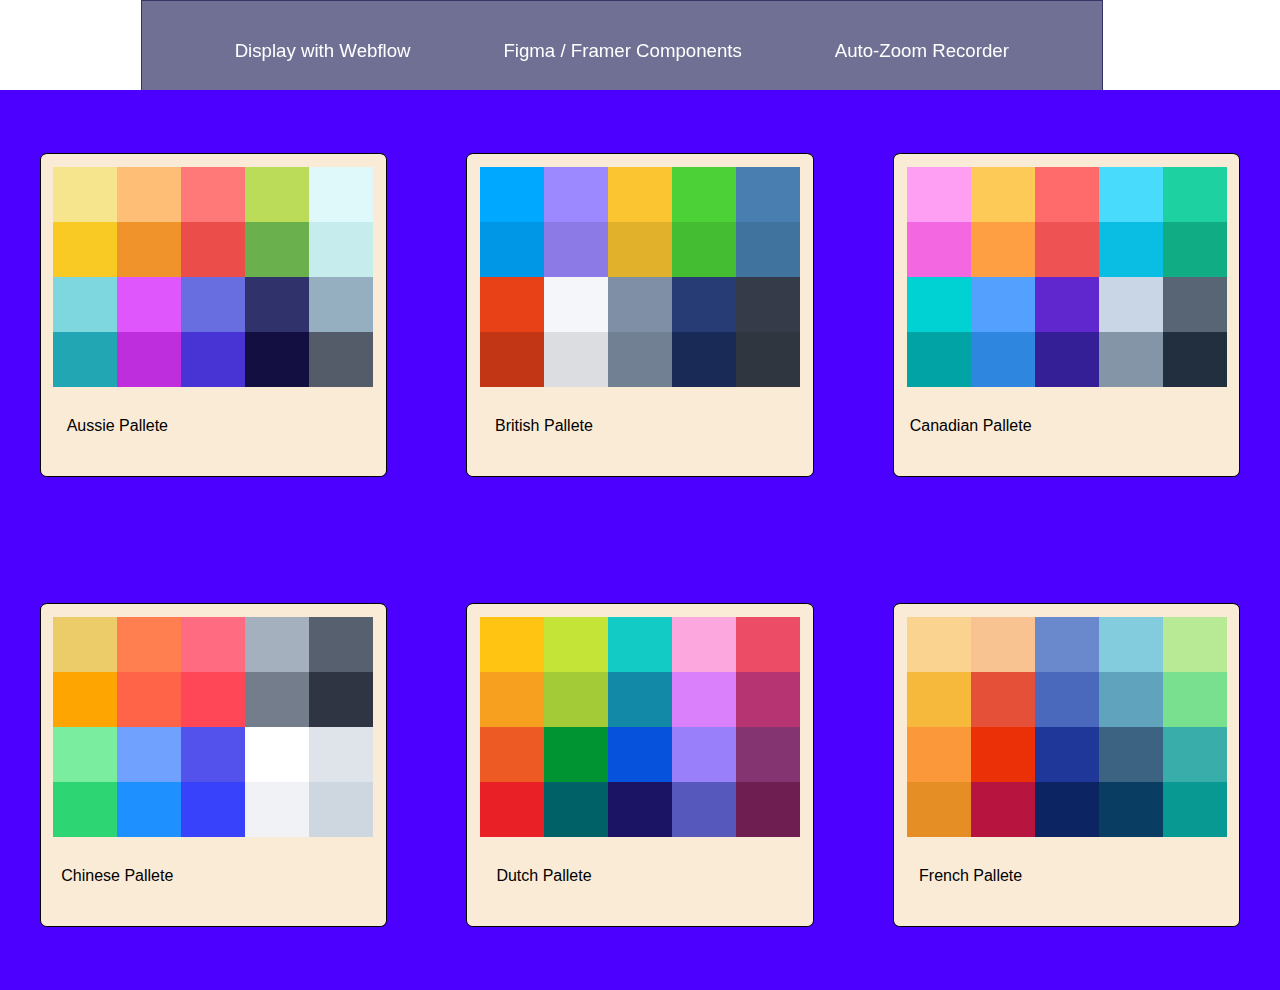
<file: index.html>
<!DOCTYPE html>
<html>
<head>
    <title>Palletes | Flat UI Colors</title>
    <link rel="stylesheet" href="./style.css" type="text/css">
    <script>
        function goToPage(url) {
            window.location.href = url;
        }
    </script>
</head>
<body>
    <div class="header">
        <div class="navbar">
            <p>Display with Webflow</p>
        </div>
        <div class="navbar"> 
            <p>Figma / Framer Components</p>
        </div>
        <div class="navbar">
            <p>Auto-Zoom Recorder</p>
        </div>
    </div>
    <div class="container">
        <div class="main" onclick="goToPage('Page1.html')">
            <div class="inner one"></div>
            <div class="inner two"></div>
            <div class="inner three"></div>
            <div class="inner four"></div>
            <div class="inner five"></div>
            <div class="inner six"></div>
            <div class="inner seven"></div>
            <div class="inner eight"></div>
            <div class="inner nine"></div>
            <div class="inner ten"></div>
            <div class="inner eleven"></div>
            <div class="inner twelve"></div>
            <div class="inner thirteen"></div>
            <div class="inner fourteen"></div>
            <div class="inner fifteen"></div>
            <div class="inner sixteen"></div>
            <div class="inner seventeen"></div>
            <div class="inner eighteen"></div>
            <div class="inner nineteen"></div>
            <div class="inner twenty"></div>
            <span> Aussie Pallete</span>
        </div>
        <div class="main" onclick="goToPage('Page2.html')">
            <div class="inner twentyone"></div>
            <div class="inner twentytwo"></div>
            <div class="inner twentythree"></div>
            <div class="inner twentyfour"></div>
            <div class="inner twentyfive"></div>
            <div class="inner twentysix"></div>
            <div class="inner twentyseven"></div>
            <div class="inner twentyeight"></div>
            <div class="inner twentynine"></div>
            <div class="inner thirty"></div>
            <div class="inner thirtyone"></div>
            <div class="inner thirtytwo"></div>
            <div class="inner thirtythree"></div>
            <div class="inner thirtyfour"></div>
            <div class="inner thirtyfive"></div>
            <div class="inner thirtysix"></div>
            <div class="inner thirtyseven"></div>
            <div class="inner thirtyeight"></div>
            <div class="inner thirtynine"></div>
            <div class="inner fourty"></div>
            <span> British Pallete </span>
        </div>
        <div class="main" onclick="goToPage('Page3.html')">
            <div class="inner fone"></div>
            <div class="inner ftwo"></div>
            <div class="inner fthree"></div>
            <div class="inner ffour"></div>
            <div class="inner ffive"></div>
            <div class="inner fsix"></div>
            <div class="inner fseven"></div>
            <div class="inner feight"></div>
            <div class="inner fnine"></div>
            <div class="inner fifty"></div>
            <div class="inner ffone"></div>
            <div class="inner fftwo"></div>
            <div class="inner ffthree"></div>
            <div class="inner fffour"></div>
            <div class="inner fffive"></div>
            <div class="inner ffsix"></div>
            <div class="inner ffseven"></div>
            <div class="inner ffeight"></div>
            <div class="inner ffnine"></div>
            <div class="inner sixty"></div>
            <span> Canadian Pallete </span>
        </div>
        <div class="main"onclick="goToPage('Page4.html')">
            <div class="inner sone"></div>
            <div class="inner stwo"></div>
            <div class="inner sthree"></div>
            <div class="inner sfour"></div>
            <div class="inner sfive"></div>
            <div class="inner ssix"></div>
            <div class="inner sseven"></div>
            <div class="inner seight"></div>
            <div class="inner snine"></div>
            <div class="inner seventy"></div>
            <div class="inner ssone"></div>
            <div class="inner sstwo"></div>
            <div class="inner ssthree"></div>
            <div class="inner ssfour"></div>
            <div class="inner ssfive"></div>
            <div class="inner sssix"></div>
            <div class="inner ssseven"></div>
            <div class="inner sseight"></div>
            <div class="inner ssnine"></div>
            <div class="inner eighty"></div>
            <span> Chinese Pallete </span>
        </div>
        <div class="main"onclick="goToPage('Page5.html')">
            <div class="inner eone"></div>
            <div class="inner etwo"></div>
            <div class="inner ethree"></div>
            <div class="inner efour"></div>
            <div class="inner efive"></div>
            <div class="inner esix"></div>
            <div class="inner eseven"></div>
            <div class="inner eeight"></div>
            <div class="inner enine"></div>
            <div class="inner ninty"></div>
            <div class="inner none"></div>
            <div class="inner ntwo"></div>
            <div class="inner nthree"></div>
            <div class="inner nfour"></div>
            <div class="inner nfive"></div>
            <div class="inner nsix"></div>
            <div class="inner nseven"></div>
            <div class="inner neight"></div>
            <div class="inner nnine"></div>
            <div class="inner hundred"></div>
            <span> Dutch Pallete </span>
        </div>
        <div class="main" onclick="goToPage('Page6.html')">
            <div class="inner hone"></div>
            <div class="inner htwo"></div>
            <div class="inner hthree"></div>
            <div class="inner hfour"></div>
            <div class="inner hfive"></div>
            <div class="inner hsix"></div>
            <div class="inner hseven"></div>
            <div class="inner height"></div>
            <div class="inner hnine"></div>
            <div class="inner hten"></div>
            <div class="inner hhone"></div>
            <div class="inner hhtwo"></div>
            <div class="inner hhthree"></div>
            <div class="inner hhfour"></div>
            <div class="inner hhfive"></div>
            <div class="inner hhsix"></div>
            <div class="inner hhseven"></div>
            <div class="inner hheight"></div>
            <div class="inner hhnine"></div>
            <div class="inner hhten"></div>
            <span> French Pallete </span>
        </div>
    </div>
</body>
</html>
</file>
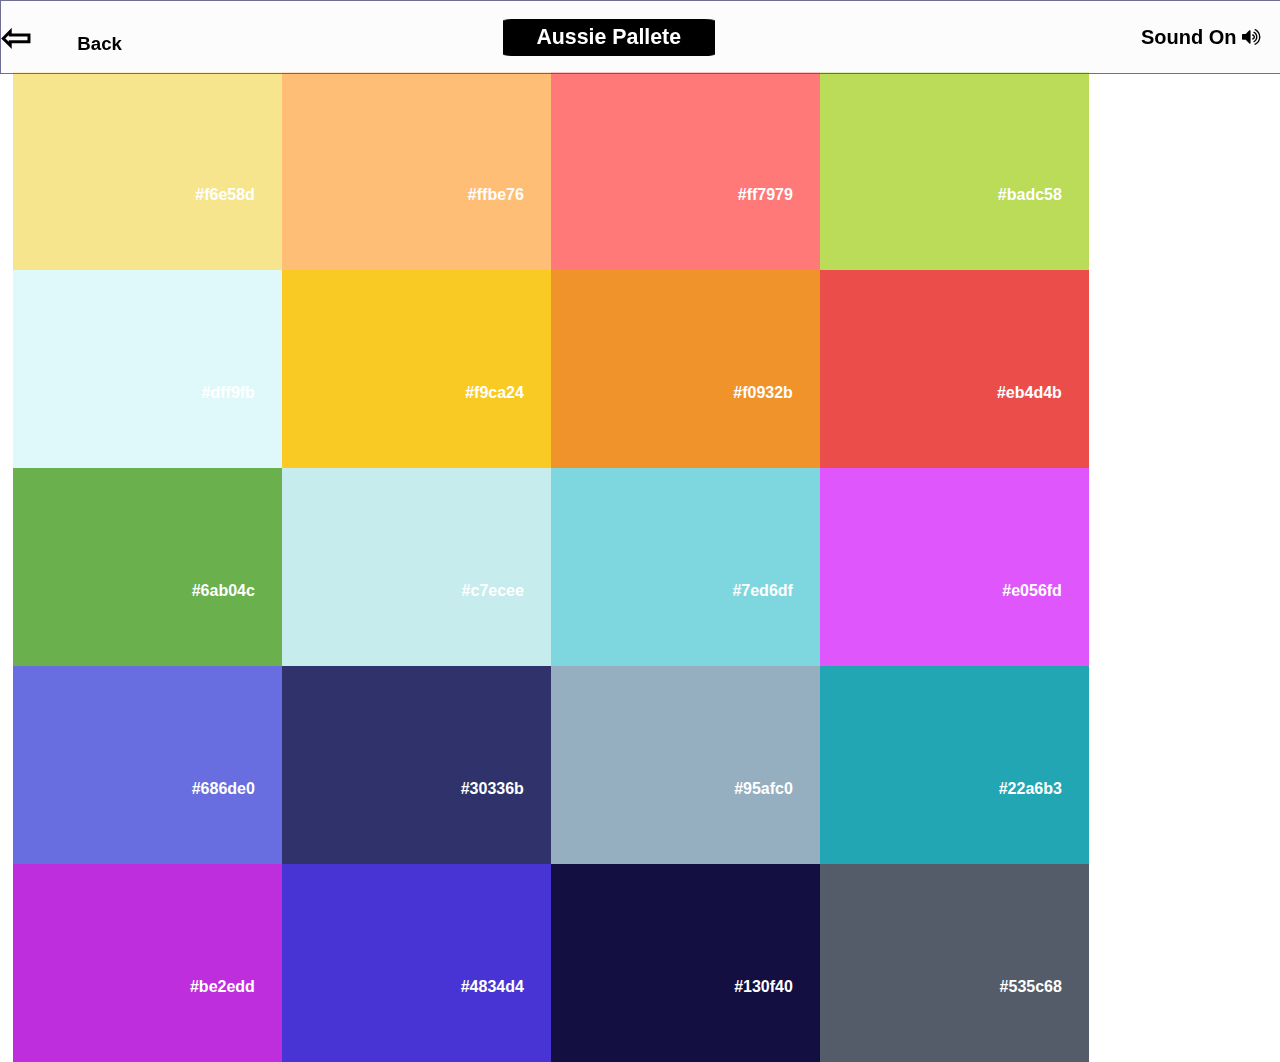
<file: Page1.html>
<!DOCTYPE html>
<html>
<head>
    <title>Aussie Pallete</title>
    <link rel="stylesheet" href="./style.css" type="text/css">
    <link rel="stylesheet" href="https://maxcdn.bootstrapcdn.com/font-awesome/4.4.0/css/font-awesome.min.css">
</head>
</head>
<body>
    <div class="header1">
        <div class="back"> 
            <a href="./index.html" class="B"><span class="arrow">&#8678;</span>Back</a></div>
        <div class="center"> <h1>Aussie Pallete </h1></div>
        <div class="sound"> <h2>Sound On <i class="fa fa-volume-up"></i></h2></div>

    </div>
    <div class="container1">
            <div class="color one"><span class="colors"> #f6e58d</span></div>
            <div class="color two"><span class="colors"> #ffbe76</span></div>
            <div class="color three"><span class="colors">#ff7979</span></div>
            <div class="color four"><span class="colors"> #badc58</span></div>
            <div class="color five"><span class="colors"> #dff9fb</span></div>
            <div class="color six"><span class="colors"> #f9ca24 </span></div>
            <div class="color seven"><span class="colors"> #f0932b</span></div>
            <div class="color eight"><span class="colors"> #eb4d4b</span></div>
            <div class="color nine"><span class="colors"> #6ab04c</span></div>
            <div class="color ten"><span class="colors"> #c7ecee</span></div>
            <div class="color eleven"><span class="colors"> #7ed6df</span></div>
            <div class="color twelve"><span class="colors"> #e056fd</span></div>
            <div class="color thirteen"><span class="colors"> #686de0</span></div>
            <div class="color fourteen"><span class="colors"> #30336b</span></div>
            <div class="color fifteen"><span class="colors"> #95afc0</span></div>
            <div class="color sixteen"><span class="colors"> #22a6b3</span></div>
            <div class="color seventeen"><span class="colors"> #be2edd</span></div>
            <div class="color eighteen"><span class="colors"> #4834d4</span></div>
            <div class="color nineteen"><span class="colors"> #130f40</span></div>
            <div class="color twenty"><span class="colors"> #535c68</span></div>
    </div>
</body>
</html>
</file>
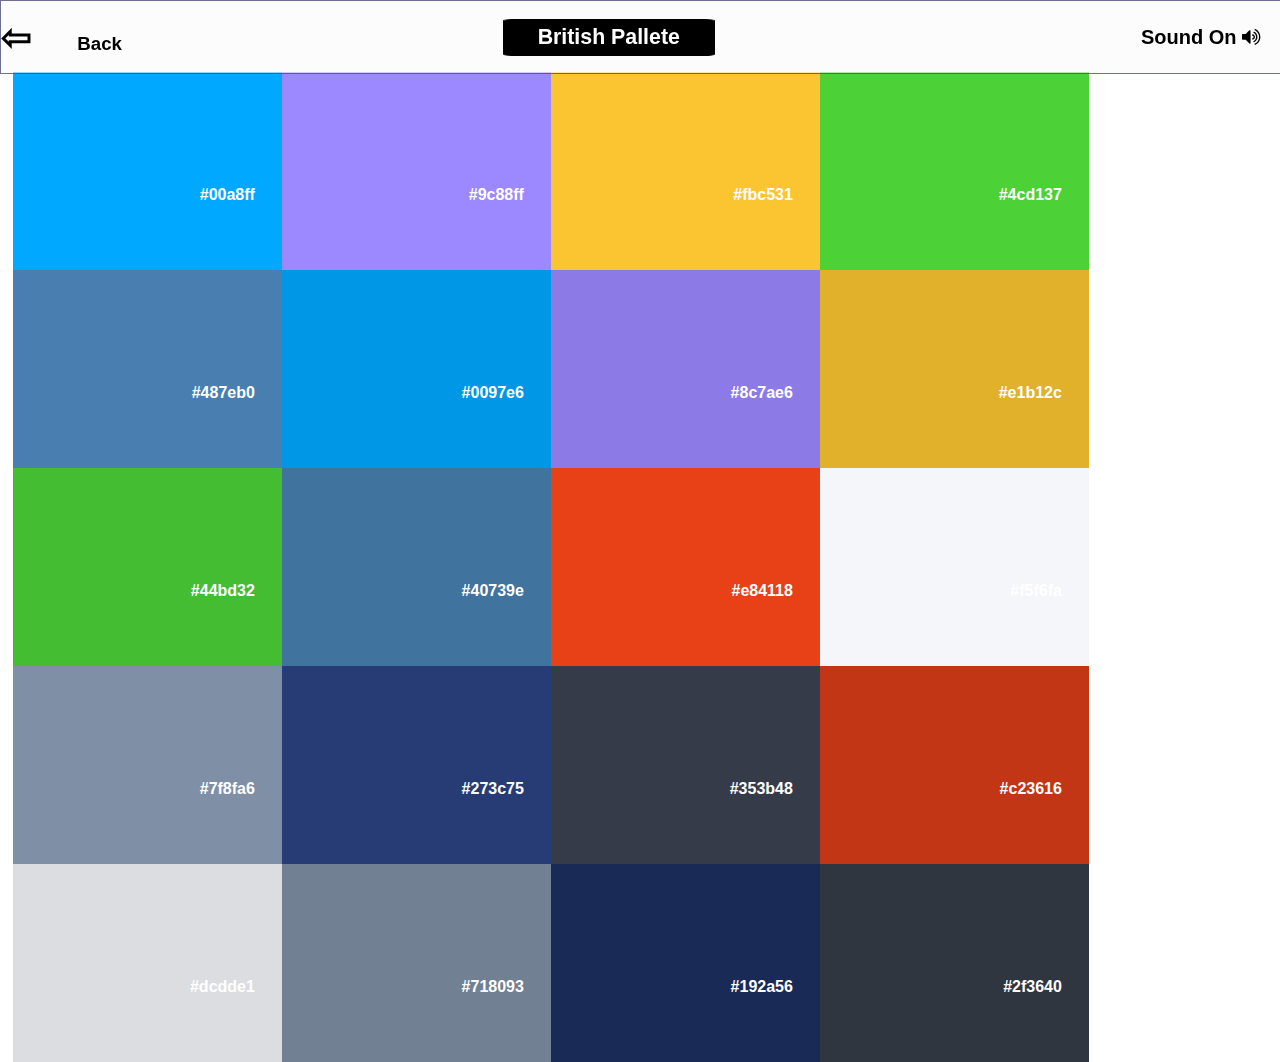
<file: Page2.html>
<!DOCTYPE html>
<html>
<head>
    <title>British Pallete</title>
    <link rel="stylesheet" href="./style.css" type="text/css">
    <link rel="stylesheet" href="https://maxcdn.bootstrapcdn.com/font-awesome/4.4.0/css/font-awesome.min.css">
</head>
</head>
<body>
    <div class="header1">
        <div class="back"> 
            <a href="./index.html" class="B"><span class="arrow">&#8678;</span>Back</a></div>
        <div class="center"> <h1>British Pallete </h1></div>
        <div class="sound"> <h2>Sound On <i class="fa fa-volume-up"></i></h2></div>

    </div>
    <div class="container1">
        <div class="color twentyone"><span class="colors">#00a8ff </span></div>
        <div class="color twentytwo"><span class="colors"> #9c88ff</span></div>
        <div class="color twentythree"><span class="colors">#fbc531 </span></div>
        <div class="color twentyfour"><span class="colors">#4cd137 </span></div>
        <div class="color twentyfive"><span class="colors"> #487eb0</span></div>
        <div class="color twentysix"><span class="colors">#0097e6 </span></div>
        <div class="color twentyseven"><span class="colors"> #8c7ae6</span></div>
        <div class="color twentyeight"><span class="colors">#e1b12c </span></div>
        <div class="color twentynine"><span class="colors">#44bd32 </span></div>
        <div class="color thirty"><span class="colors"> #40739e</span></div>
        <div class="color thirtyone"><span class="colors">#e84118 </span></div>
        <div class="color thirtytwo"><span class="colors">#f5f6fa </span></div>
        <div class="color thirtythree"><span class="colors">#7f8fa6 </span></div>
        <div class="color thirtyfour"><span class="colors"> #273c75</span></div>
        <div class="color thirtyfive"><span class="colors">#353b48 </span></div>
        <div class="color thirtysix"><span class="colors">#c23616 </span></div>
        <div class="color thirtyseven"><span class="colors">#dcdde1 </span></div>
        <div class="color thirtyeight"><span class="colors"> #718093</span></div>
        <div class="color thirtynine"><span class="colors"> #192a56</span></div>
        <div class="color fourty"><span class="colors"> #2f3640</span></div>
    </div>
</body>
</html>
</file>
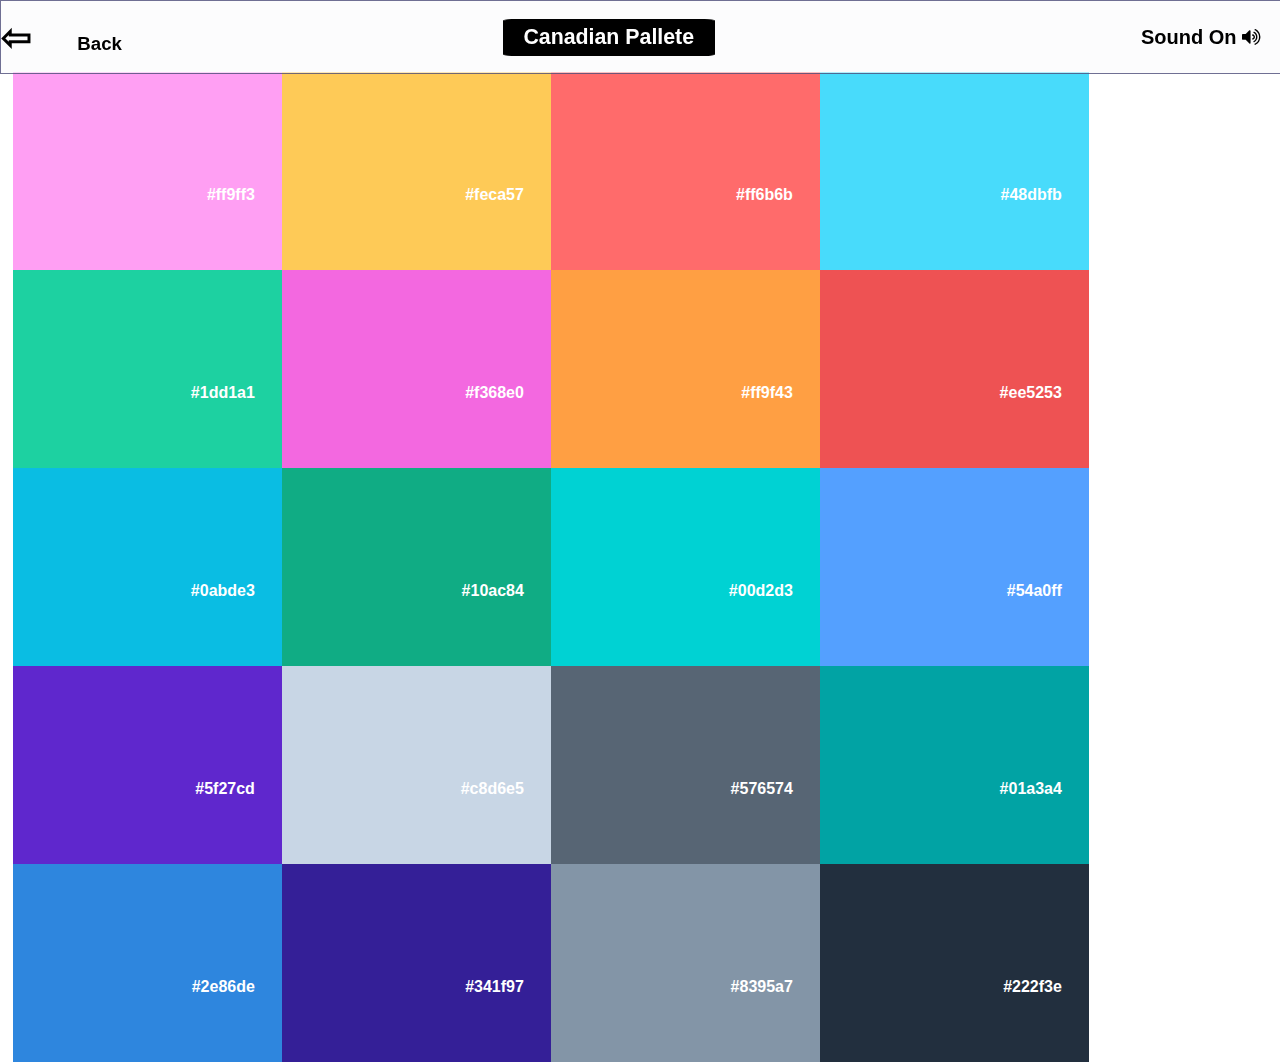
<file: Page3.html>
<!DOCTYPE html>
<html>
<head>
    <title>Canadian Pallete</title>
    <link rel="stylesheet" href="./style.css" type="text/css">
    <link rel="stylesheet" href="https://maxcdn.bootstrapcdn.com/font-awesome/4.4.0/css/font-awesome.min.css">
</head>
</head>
<body>
    <div class="header1">
        <div class="back"> 
            <a href="./index.html" class="B"><span class="arrow">&#8678;</span>Back</a></div>
        <div class="center"> <h1>Canadian Pallete </h1></div>
        <div class="sound"> <h2>Sound On <i class="fa fa-volume-up"></i></h2></div>

    </div>
    <div class="container1">
        <div class="color fone"><span class="colors">#ff9ff3 </span></div>
        <div class="color ftwo"><span class="colors">#feca57 </span></div>
        <div class="color fthree"><span class="colors">#ff6b6b </span></div>
        <div class="color ffour"><span class="colors">#48dbfb </span></div>
        <div class="color ffive"><span class="colors"> #1dd1a1</span></div>
        <div class="color fsix"><span class="colors"> #f368e0</span></div>
        <div class="color fseven"><span class="colors"> #ff9f43</span></div>
        <div class="color feight"><span class="colors">#ee5253 </span></div>
        <div class="color fnine"><span class="colors">#0abde3 </span></div>
        <div class="color fifty"><span class="colors">#10ac84 </span></div>
        <div class="color ffone"><span class="colors"> #00d2d3</span></div>
        <div class="color fftwo"><span class="colors"> #54a0ff</span></div>
        <div class="color ffthree"><span class="colors">#5f27cd </span></div>
        <div class="color fffour"><span class="colors"> #c8d6e5</span></div>
        <div class="color fffive"><span class="colors">#576574 </span></div>
        <div class="color ffsix"><span class="colors">#01a3a4 </span></div>
        <div class="color ffseven"><span class="colors"> #2e86de</span></div>
        <div class="color ffeight"><span class="colors">#341f97 </span></div>
        <div class="color ffnine"><span class="colors">#8395a7 </span></div>
        <div class="color sixty"><span class="colors"> #222f3e</span></div>
    </div>
</body>
</html>
</file>
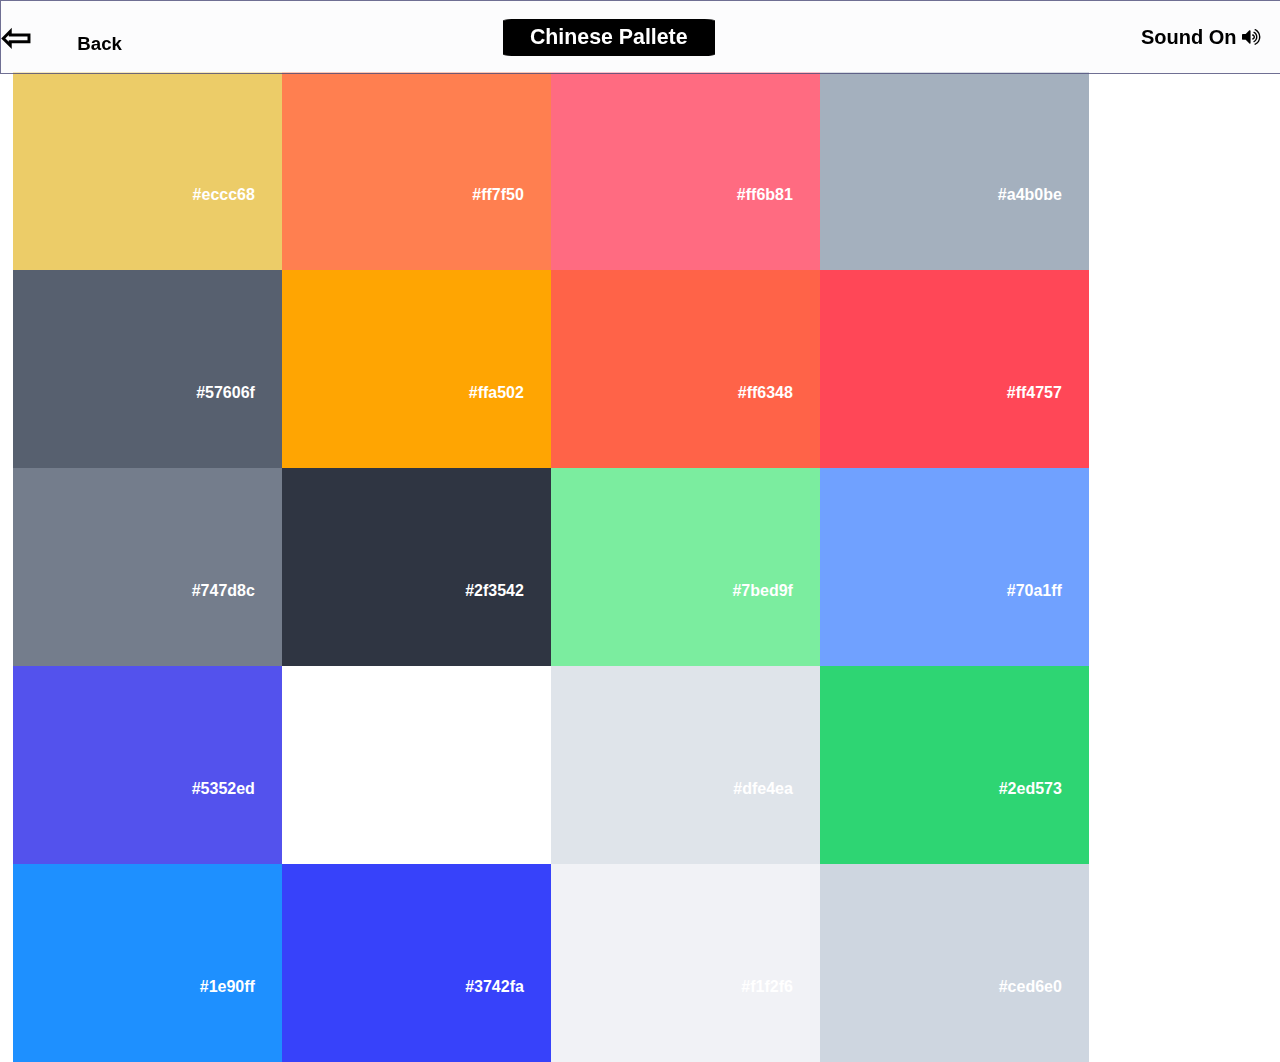
<file: Page4.html>
<!DOCTYPE html>
<html>
<head>
    <title>Chinese Pallete</title>
    <link rel="stylesheet" href="./style.css" type="text/css">
    <link rel="stylesheet" href="https://maxcdn.bootstrapcdn.com/font-awesome/4.4.0/css/font-awesome.min.css">
</head>
</head>
<body>
    <div class="header1">
        <div class="back"> 
            <a href="./index.html" class="B"><span class="arrow">&#8678;</span>Back</a></div>
        <div class="center"> <h1>Chinese Pallete </h1></div>
        <div class="sound"> <h2>Sound On <i class="fa fa-volume-up"></i></h2></div>

    </div>
    <div class="container1">
        <div class="color sone"><span class="colors"> #eccc68</span></div>
        <div class="color stwo"><span class="colors">#ff7f50 </span></div>
        <div class="color sthree"><span class="colors">#ff6b81 </span></div>
        <div class="color sfour"><span class="colors"> #a4b0be</span></div>
        <div class="color sfive"><span class="colors"> #57606f</span></div>
        <div class="color ssix"><span class="colors"> #ffa502</span></div>
        <div class="color sseven"><span class="colors"> #ff6348</span></div>
        <div class="color seight"><span class="colors"> #ff4757</span></div>
        <div class="color snine"><span class="colors">#747d8c </span></div>
        <div class="color seventy"><span class="colors">#2f3542 </span></div>
        <div class="color ssone"><span class="colors">#7bed9f </span></div>
        <div class="color sstwo"><span class="colors">#70a1ff </span></div>
        <div class="color ssthree"><span class="colors"> #5352ed</span></div>
        <div class="color ssfour"><span class="colors"> #ffffff</span></div>
        <div class="color ssfive"><span class="colors"> #dfe4ea</span></div>
        <div class="color sssix"><span class="colors">#2ed573 </span></div>
        <div class="color ssseven"><span class="colors"> #1e90ff</span></div>
        <div class="color sseight"><span class="colors">#3742fa </span></div>
        <div class="color ssnine"><span class="colors"> #f1f2f6</span></div>
        <div class="color eighty"><span class="colors">#ced6e0 </span></div>
    </div>
</body>
</html>
</file>
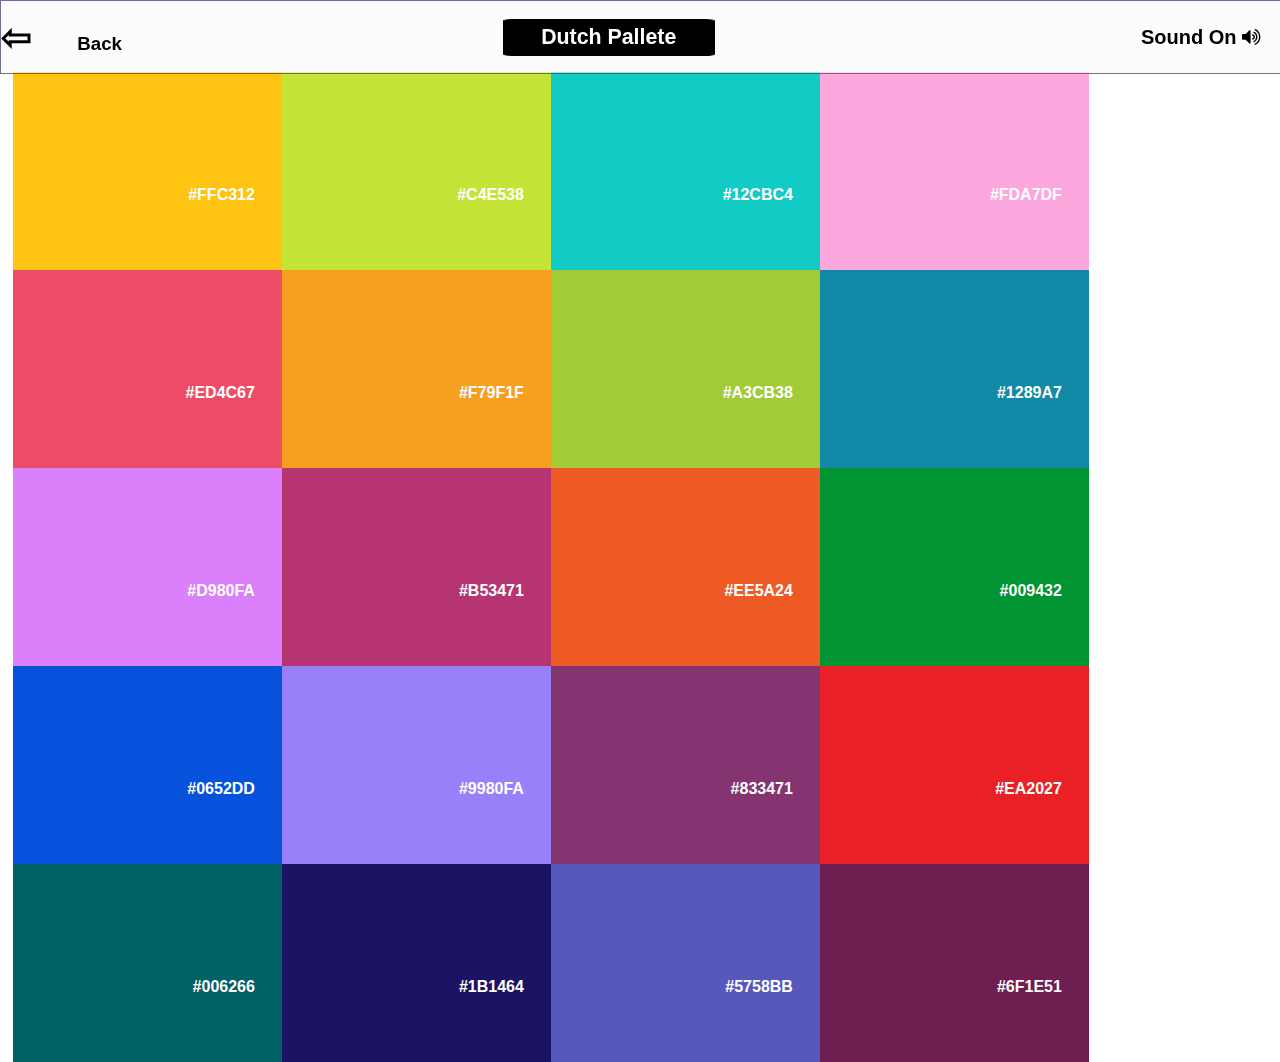
<file: Page5.html>
<!DOCTYPE html>
<html>
<head>
    <title>Dutch Pallete</title>
    <link rel="stylesheet" href="./style.css" type="text/css">
    <link rel="stylesheet" href="https://maxcdn.bootstrapcdn.com/font-awesome/4.4.0/css/font-awesome.min.css">
</head>
</head>
<body>
    <div class="header1">
        <div class="back"> 
            <a href="./index.html" class="B"><span class="arrow">&#8678;</span>Back</a></div>
        <div class="center"> <h1>Dutch Pallete </h1></div>
        <div class="sound"> <h2>Sound On <i class="fa fa-volume-up"></i></h2></div>

    </div>
    <div class="container1">
        <div class="color eone"><span class="colors">#FFC312 </span></div>
        <div class="color etwo"><span class="colors"> #C4E538</span></div>
        <div class="color ethree"><span class="colors">#12CBC4 </span></div>
        <div class="color efour"><span class="colors">#FDA7DF </span></div>
        <div class="color efive"><span class="colors">#ED4C67 </span></div>
        <div class="color esix"><span class="colors">#F79F1F </span></div>
        <div class="color eseven"><span class="colors"> #A3CB38</span></div>
        <div class="color eeight"><span class="colors">#1289A7 </span></div>
        <div class="color enine"><span class="colors">#D980FA </span></div>
        <div class="color ninty"><span class="colors">#B53471 </span></div>
        <div class="color none"><span class="colors"> #EE5A24</span></div>
        <div class="color ntwo"><span class="colors"> #009432</span></div>
        <div class="color nthree"><span class="colors">#0652DD </span></div>
        <div class="color nfour"><span class="colors"> #9980FA</span></div>
        <div class="color nfive"><span class="colors">#833471 </span></div>
        <div class="color nsix"><span class="colors">#EA2027 </span></div>
        <div class="color nseven"><span class="colors"> #006266</span></div>
        <div class="color neight"><span class="colors">#1B1464 </span></div>
        <div class="color nnine"><span class="colors">#5758BB </span></div>
        <div class="color hundred"><span class="colors"> #6F1E51</span></div>
    </div>
</body>
</html>
</file>
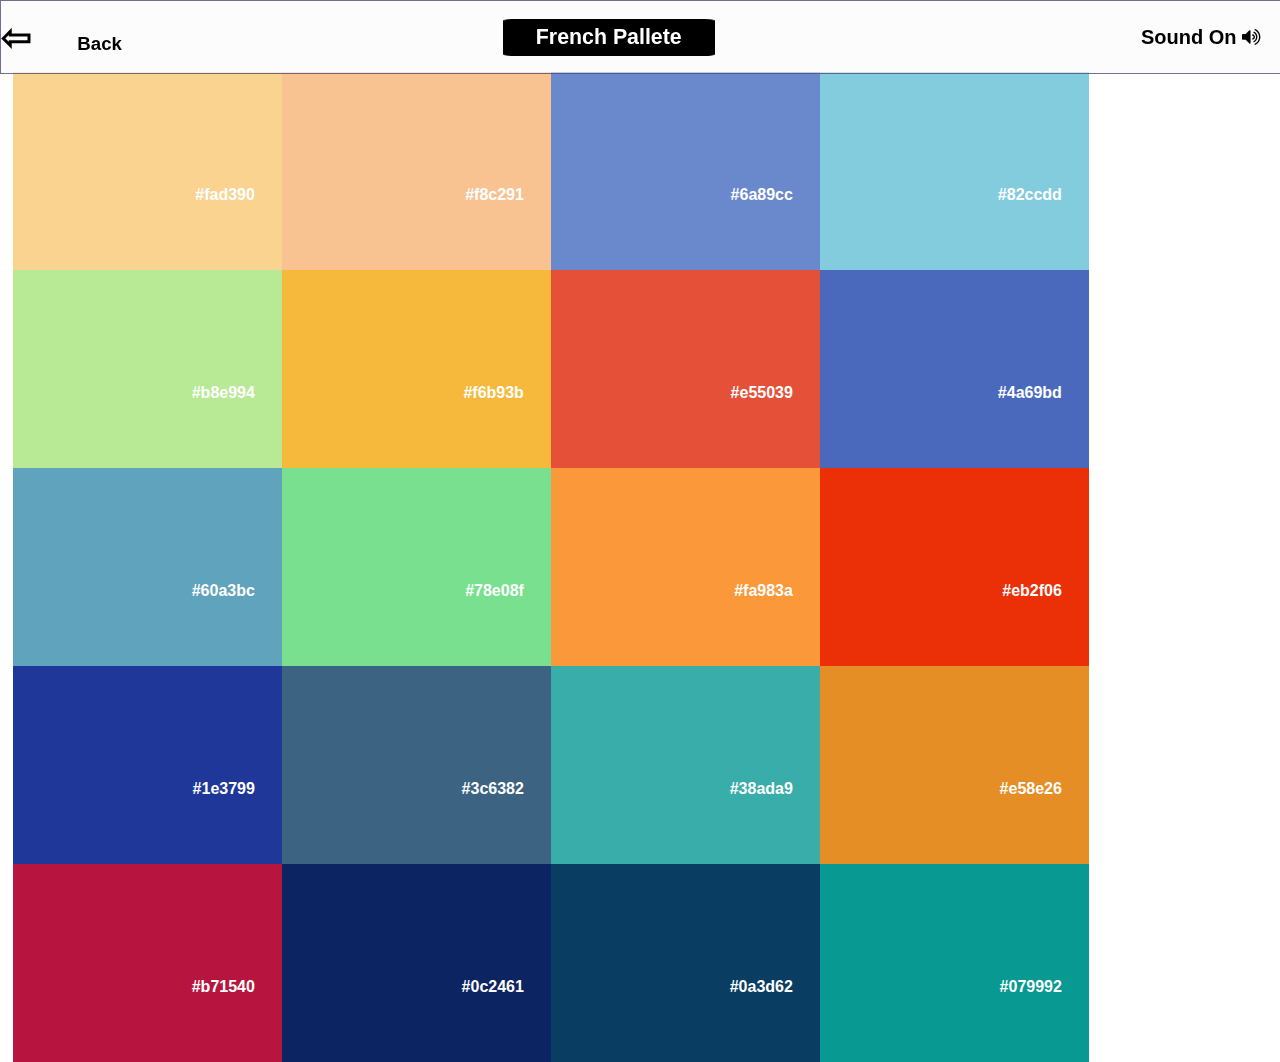
<file: Page6.html>
<!DOCTYPE html>
<html>
<head>
    <title>French Pallete</title>
    <link rel="stylesheet" href="./style.css" type="text/css">
    <link rel="stylesheet" href="https://maxcdn.bootstrapcdn.com/font-awesome/4.4.0/css/font-awesome.min.css">
</head>
</head>
<body>
    <div class="header1">
        <div class="back"> 
            <a href="./index.html" class="B"><span class="arrow">&#8678;</span>Back</a></div>
        <div class="center"> <h1>French Pallete </h1></div>
        <div class="sound"> <h2>Sound On <i class="fa fa-volume-up"></i></h2></div>

    </div>
    <div class="container1">
        <div class="color hone"><span class="colors">#fad390 </span></div>
        <div class="color htwo"><span class="colors"> #f8c291</span></div>
        <div class="color hthree"><span class="colors"> #6a89cc</span></div>
        <div class="color hfour"><span class="colors"> #82ccdd</span></div>
        <div class="color hfive"><span class="colors"> #b8e994</span></div>
        <div class="color hsix"><span class="colors"> #f6b93b</span></div>
        <div class="color hseven"><span class="colors"> #e55039</span></div>
        <div class="color height"><span class="colors"> #4a69bd</span></div>
        <div class="color hnine"><span class="colors"> #60a3bc</span></div>
        <div class="color hten"><span class="colors">#78e08f </span></div>
        <div class="color hhone"><span class="colors">#fa983a </span></div>
        <div class="color hhtwo"><span class="colors"> #eb2f06</span></div>
        <div class="color hhthree"><span class="colors">#1e3799 </span></div>
        <div class="color hhfour"><span class="colors"> #3c6382 </span></div>
        <div class="color hhfive"><span class="colors"> #38ada9</span></div>
        <div class="color hhsix"><span class="colors">#e58e26 </span></div>
        <div class="color hhseven"><span class="colors"> #b71540</span></div>
        <div class="color hheight"><span class="colors">#0c2461 </span></div>
        <div class="color hhnine"><span class="colors"> #0a3d62</span></div>
        <div class="color hhten"><span class="colors"> #079992</span></div>
    </div>
</body>
</html>
</file>
<file: style.css>
*{
    margin: 0;
    padding: 0;
    font-family: 'Trebuchet MS', 'Lucida Sans Unicode', 'Lucida Grande', 'Lucida Sans', Arial, sans-serif;
    
}
/* ------------home page---------------- */
.header{
    height: 10%;
    width: 75%;
    position: fixed;
    top: 0%;
    left: 11%;
    display: flex;
    flex-direction: row;
    border: 1px solid rgba(8, 8, 70, 0.582);
    background-color: rgba(8, 8, 70, 0.582);
    flex-wrap: wrap;
    align-items: center;
    justify-content: space-evenly;
    
}
.navbar{
    margin-top: 1%;
    color: white;
    font-size: 14pt;
}
.container{
    position: absolute;
    top: 10%;
    width: 100vw;
    height: 100vh;
    display: flex;
    flex-direction: row;
    flex-wrap: wrap;
    align-items: center;
    justify-content: space-around;
    background-color: rgb(76, 0, 255);
}
.main{
    width: 25%;
    height: 33%;
    border: 1px solid black;
    border-radius: 2%;
    display: flex;
    flex-direction: row;
    flex-wrap: wrap;
    justify-content: center;
    align-self: center;
    background-color: antiquewhite;
    padding: 1%;
    border-spacing: 0;
    border-collapse: collapse;
    
}
.main:hover{
    cursor: pointer;
}
.inner{
    width: 20%;
    border: 1px solid black;
    background-color: aqua;
    border-style: hidden;
    
}
span{
    font-size: 1em;
    margin-right: 60%;
    margin-bottom: 1%;
    position: relative;
    top: 10%;
}
.navbar:hover{
    cursor:pointer;
}
.inner:hover{
    cursor: pointer;
}
.one{
    background-color:#f6e58d;
}
.two{
    background-color: #ffbe76;
}
.three{
    background-color: #ff7979;
}
.four{
    background-color: #badc58;
}
.five{
    background-color: #dff9fb;
}
.six{
    background-color: #f9ca24;
}
.seven{
    background-color: #f0932b;
}
.eight{
    background-color: #eb4d4b;
}
.nine{
    background-color: #6ab04c;
}
.ten{
    background-color: #c7ecee;
}
.eleven{
    background-color: #7ed6df;
}
.twelve{
    background-color: #e056fd;
}
.thirteen{
    background-color: #686de0;
}
.fourteen{
    background-color: #30336b;
}
.fifteen{
    background-color: #95afc0;
}
.sixteen{
    background-color: #22a6b3;
}
.seventeen{
    background-color: #be2edd;
}
.eighteen{
    background-color: #4834d4;
}
.nineteen{
    background-color: #130f40;
}
.twenty{
    background-color: #535c68;
}
.twentyone{
    background-color: #00a8ff;
}
.twentytwo{
    background-color: #9c88ff;
}
.twentythree{
    background-color: #fbc531;
}
.twentyfour{
    background-color: #4cd137;
}
.twentyfive{
    background-color: #487eb0;
}
.twentysix{
    background-color: #0097e6;
}
.twentyseven{
    background-color: #8c7ae6;
}
.twentyeight{
    background-color: #e1b12c;
}
.twentynine{
    background-color: #44bd32;
}
.thirty{
    background-color: #40739e;
}
.thirtyone{
    background-color: #e84118;
}
.thirtytwo{
    background-color: #f5f6fa;
}
.thirtythree{
    background-color: #7f8fa6;
}
.thirtyfour{
    background-color: #273c75;
}
.thirtyfive{
    background-color: #353b48;
}
.thirtysix{
    background-color: #c23616;
}
.thirtyseven{
    background-color: #dcdde1;
}
.thirtyeight{
    background-color: #718093;
}
.thirtynine{
    background-color: #192a56;
}
.fourty{
    background-color: #2f3640;
}
.fone{
    background-color: #ff9ff3;
}
.ftwo{
    background-color: #feca57;
}
.fthree{
    background-color: #ff6b6b;
}
.ffour{
    background-color: #48dbfb;
}
.ffive{
    background-color: #1dd1a1;
}
.fsix{
    background-color: #f368e0;
}
.fseven{
    background-color: #ff9f43;
}
.feight{
    background-color: #ee5253;
}
.fnine{
    background-color: #0abde3;
}
.fifty{
    background-color: #10ac84;
}
.ffone{
    background-color: #00d2d3;
}
.fftwo{
    background-color: #54a0ff;
}
.ffthree{
    background-color: #5f27cd;
}
.fffour{
    background-color: #c8d6e5;
}
.fffive{
    background-color: #576574;
}
.ffsix{
    background-color: #01a3a4;
}
.ffseven{
    background-color: #2e86de;
}
.ffeight{
    background-color: #341f97;
}
.ffnine{
    background-color: #8395a7;
}
.sixty{
    background-color: #222f3e;
}
.sone{
    background-color: #eccc68;
}
.stwo{
    background-color: #ff7f50;
}
.sthree{
    background-color: #ff6b81;
}
.sfour{
    background-color: #a4b0be;
}
.sfive{
    background-color: #57606f;
}
.ssix{
    background-color: #ffa502;
}
.sseven{
    background-color: #ff6348;
}
.seight{
    background-color: #ff4757;
}
.snine{
    background-color: #747d8c;
}
.seventy{
    background-color: #2f3542;
}
.ssone{
    background-color: #7bed9f;
}
.sstwo{
    background-color: #70a1ff;
}
.ssthree{
    background-color: #5352ed;
}
.ssfour{
    background-color: #ffffff;
}
.ssfive{
    background-color: #dfe4ea;
}
.sssix{
    background-color: #2ed573;
}
.ssseven{
    background-color: #1e90ff;
}
.sseight{
    background-color: #3742fa;
}
.ssnine{
    background-color: #f1f2f6;
}
.eighty{
    background-color: #ced6e0;
}
.eone{
    background-color: #FFC312;
}
.etwo{
    background-color: #C4E538;
}
.ethree{
    background-color: #12CBC4;
}
.efour{
    background-color: #FDA7DF;
}
.efive{
    background-color: #ED4C67;
}
.esix{
    background-color: #F79F1F;
}
.eseven{
    background-color: #A3CB38;
}
.eeight{
    background-color: #1289A7;
}
.enine{
    background-color: #D980FA;
}
.ninty{
    background-color: #B53471;
}
.none{
    background-color: #EE5A24;
}
.ntwo{
    background-color: #009432;
}
.nthree{
    background-color: #0652DD;
}
.nfour{
    background-color: #9980FA;
}
.nfive{
    background-color: #833471;
}
.nsix{
    background-color: #EA2027;
}
.nseven{
    background-color: #006266;
}
.neight{
    background-color: #1B1464;
}
.nnine{
    background-color: #5758BB;
}
.hundred{
    background-color: #6F1E51;
}
.hone{
    background-color: #fad390;
}
.htwo{
    background-color: #f8c291;
}
.hthree{
    background-color: #6a89cc;
}
.hfour{
    background-color: #82ccdd;
}
.hfive{
    background-color: #b8e994;
}
.hsix{
    background-color: #f6b93b;
}
.hseven{
    background-color: #e55039;
}
.height{
    background-color: #4a69bd;
}
.hnine{
    background-color: #60a3bc;
}
.hten{
    background-color: #78e08f;
}
.hhone{
    background-color: #fa983a;
}
.hhtwo{
    background-color: #eb2f06;
}
.hhthree{
    background-color: #1e3799;
}
.hhfour{
    background-color: #3c6382;
}
.hhfive{
    background-color: #38ada9;
}
.hhsix{
    background-color: #e58e26;
}
.hhseven{
    background-color: #b71540;
}
.hheight{
    background-color: #0c2461;
}
.hhnine{
    background-color: #0a3d62;
}
.hhten{
    background-color: #079992;
}

/* ---------end home page----------- */

.header1{
        height: 8%;
        width: 100vw;
        position: fixed;
        top: 0%;
        display: flex;
        flex-direction: row;
        border: 1px solid rgba(8, 8, 70, 0.582);
        background-color: rgba(250, 250, 252, 0.582);
        flex-wrap: wrap;
        align-items:center;
        justify-content: space-between;
        z-index: 1;
        
}

.container1{
    position: absolute;
    top: 8%;
    left: 1%;
    width: 100%;
    display: flex;
    flex-direction: row;
    flex-wrap: wrap;
    align-items: center;
    justify-content: last baseline;
    z-index: 0; 
}

.color{
    border: 1px solid black;
    width: 269px;
    height: 22vh;
    border-style: hidden;
}

.center{
    border: 1px solid black;
    height: 25px;
    width: 200px;
    font-size: 8pt;
    text-align: center;
    color: white;
    border-radius: 5%;
    background-color: black;
    padding: 5px;
}
.B{
    text-decoration: none;
    font-size: 14pt;
    font-weight: bold;
    color: black;
}
.sound{
    padding-right: 20px;
    font-size: 10pt;
}
.arrow{
    content: "\21E6";
    font-size: 2em;
}
.colors{
    display: flex;
    align-items: flex-end;
    justify-content: flex-end;
    padding-left: 90%;
    padding-top: 35%;
    font-size: 12pt;
    font-weight: bold;
    color: white;

}
</file>
